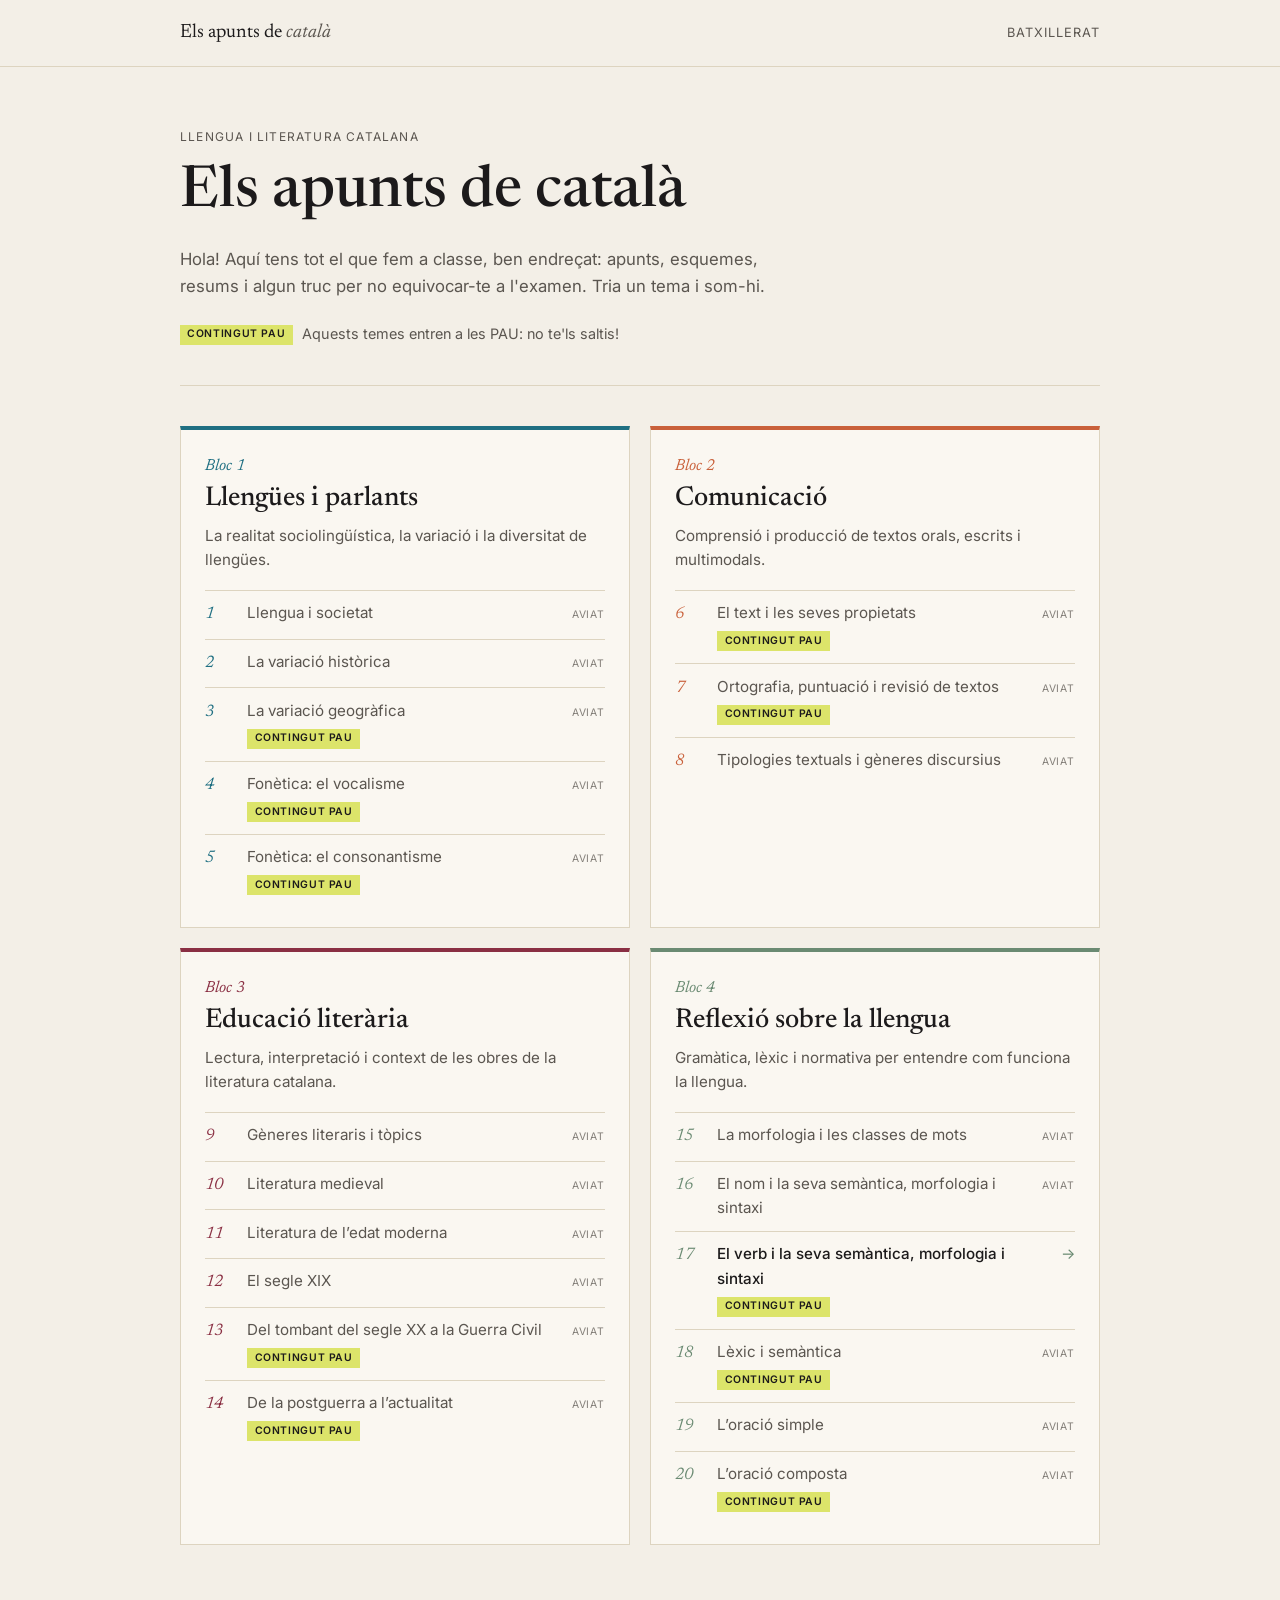
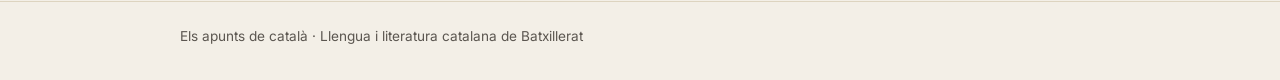
<file: index.html>
<!DOCTYPE html>
<html lang="ca">
<head>
  <meta charset="UTF-8">
  <meta name="viewport" content="width=device-width, initial-scale=1">
  <title>Els apunts de català</title>
  <meta name="description" content="Apunts, esquemes, resums i trucs de Llengua i literatura catalana per a l'alumnat de Batxillerat.">

  <!-- Fonts de Google: Newsreader (títols) i Inter (text) -->
  <link rel="preconnect" href="https://fonts.googleapis.com">
  <link rel="preconnect" href="https://fonts.gstatic.com" crossorigin>
  <link href="https://fonts.googleapis.com/css2?family=Inter:wght@400;500;600&family=Newsreader:ital,opsz,wght@0,6..72,400;0,6..72,500;1,6..72,400&display=swap" rel="stylesheet">

  <link rel="stylesheet" href="estil.css">
</head>
<body>

  <header class="capcalera">
    <div class="contenidor">
      <a class="marca" href="index.html">Els apunts de <em>català</em></a>
      <span class="curs">Batxillerat</span>
    </div>
  </header>

  <main class="contenidor">

    <section class="portada">
      <span class="etiqueta">Llengua i literatura catalana</span>
      <h1>Els apunts de català</h1>
      <p>Hola! Aquí tens tot el que fem a classe, ben endreçat: apunts, esquemes, resums i algun truc per no equivocar-te a l'examen. Tria un tema i som-hi.</p>
      <p class="llegenda"><span class="pau">Contingut PAU</span> Aquests temes entren a les PAU: no te'ls saltis!</p>
    </section>

    <!--
      ELS 4 BLOCS I ELS 20 TEMES

      Un tema SENSE pàgina encara (surt en gris amb «Aviat»):
        <li><div class="tema"><span class="tema-num">3</span><span class="tema-nom">Nom del tema</span></div></li>

      Un tema AMB pàgina (és un enllaç i surt amb una fletxa):
        <li><a class="tema" href="temes/tema-3.html"><span class="tema-num">3</span><span class="tema-nom">Nom del tema</span></a></li>

      Per passar un tema de «sense pàgina» a «amb pàgina», canvia
        <div class="tema">  per  <a class="tema" href="temes/tema-NÚMERO.html">
        </div>              per  </a>

      Etiqueta PAU: afegeix  <span class="pau">Contingut PAU</span>  just després del nom, dins de tema-nom.
    -->
    <ul class="blocs">

      <!-- BLOC 1 -->
      <li class="bloc bloc-llengues">
        <span class="bloc-numero">Bloc 1</span>
        <h2>Llengües i parlants</h2>
        <p>La realitat sociolingüística, la variació i la diversitat de llengües.</p>
        <ul class="temes">
          <li><div class="tema"><span class="tema-num">1</span><span class="tema-nom">Llengua i societat</span></div></li>
          <li><div class="tema"><span class="tema-num">2</span><span class="tema-nom">La variació històrica</span></div></li>
          <li><div class="tema"><span class="tema-num">3</span><span class="tema-nom">La variació geogràfica <span class="pau">Contingut PAU</span></span></div></li>
          <li><div class="tema"><span class="tema-num">4</span><span class="tema-nom">Fonètica: el vocalisme <span class="pau">Contingut PAU</span></span></div></li>
          <li><div class="tema"><span class="tema-num">5</span><span class="tema-nom">Fonètica: el consonantisme <span class="pau">Contingut PAU</span></span></div></li>
        </ul>
      </li>

      <!-- BLOC 2 -->
      <li class="bloc bloc-comunicacio">
        <span class="bloc-numero">Bloc 2</span>
        <h2>Comunicació</h2>
        <p>Comprensió i producció de textos orals, escrits i multimodals.</p>
        <ul class="temes">
          <li><div class="tema"><span class="tema-num">6</span><span class="tema-nom">El text i les seves propietats <span class="pau">Contingut PAU</span></span></div></li>
          <li><div class="tema"><span class="tema-num">7</span><span class="tema-nom">Ortografia, puntuació i revisió de textos <span class="pau">Contingut PAU</span></span></div></li>
          <li><div class="tema"><span class="tema-num">8</span><span class="tema-nom">Tipologies textuals i gèneres discursius</span></div></li>
        </ul>
      </li>

      <!-- BLOC 3 -->
      <li class="bloc bloc-literaria">
        <span class="bloc-numero">Bloc 3</span>
        <h2>Educació literària</h2>
        <p>Lectura, interpretació i context de les obres de la literatura catalana.</p>
        <ul class="temes">
          <li><div class="tema"><span class="tema-num">9</span><span class="tema-nom">Gèneres literaris i tòpics</span></div></li>
          <li><div class="tema"><span class="tema-num">10</span><span class="tema-nom">Literatura medieval</span></div></li>
          <li><div class="tema"><span class="tema-num">11</span><span class="tema-nom">Literatura de l’edat moderna</span></div></li>
          <li><div class="tema"><span class="tema-num">12</span><span class="tema-nom">El segle XIX</span></div></li>
          <li><div class="tema"><span class="tema-num">13</span><span class="tema-nom">Del tombant del segle XX a la Guerra Civil <span class="pau">Contingut PAU</span></span></div></li>
          <li><div class="tema"><span class="tema-num">14</span><span class="tema-nom">De la postguerra a l’actualitat <span class="pau">Contingut PAU</span></span></div></li>
        </ul>
      </li>

      <!-- BLOC 4 -->
      <li class="bloc bloc-reflexio">
        <span class="bloc-numero">Bloc 4</span>
        <h2>Reflexió sobre la llengua</h2>
        <p>Gramàtica, lèxic i normativa per entendre com funciona la llengua.</p>
        <ul class="temes">
          <li><div class="tema"><span class="tema-num">15</span><span class="tema-nom">La morfologia i les classes de mots</span></div></li>
          <li><div class="tema"><span class="tema-num">16</span><span class="tema-nom">El nom i la seva semàntica, morfologia i sintaxi</span></div></li>
          <li><a class="tema" href="temes/tema-17.html"><span class="tema-num">17</span><span class="tema-nom">El verb i la seva semàntica, morfologia i sintaxi <span class="pau">Contingut PAU</span></span></a></li>
          <li><div class="tema"><span class="tema-num">18</span><span class="tema-nom">Lèxic i semàntica <span class="pau">Contingut PAU</span></span></div></li>
          <li><div class="tema"><span class="tema-num">19</span><span class="tema-nom">L’oració simple</span></div></li>
          <li><div class="tema"><span class="tema-num">20</span><span class="tema-nom">L’oració composta <span class="pau">Contingut PAU</span></span></div></li>
        </ul>
      </li>

    </ul>
  </main>

  <footer class="peu">
    <div class="contenidor">
      Els apunts de català · Llengua i literatura catalana de Batxillerat
    </div>
  </footer>

</body>
</html>
</file>
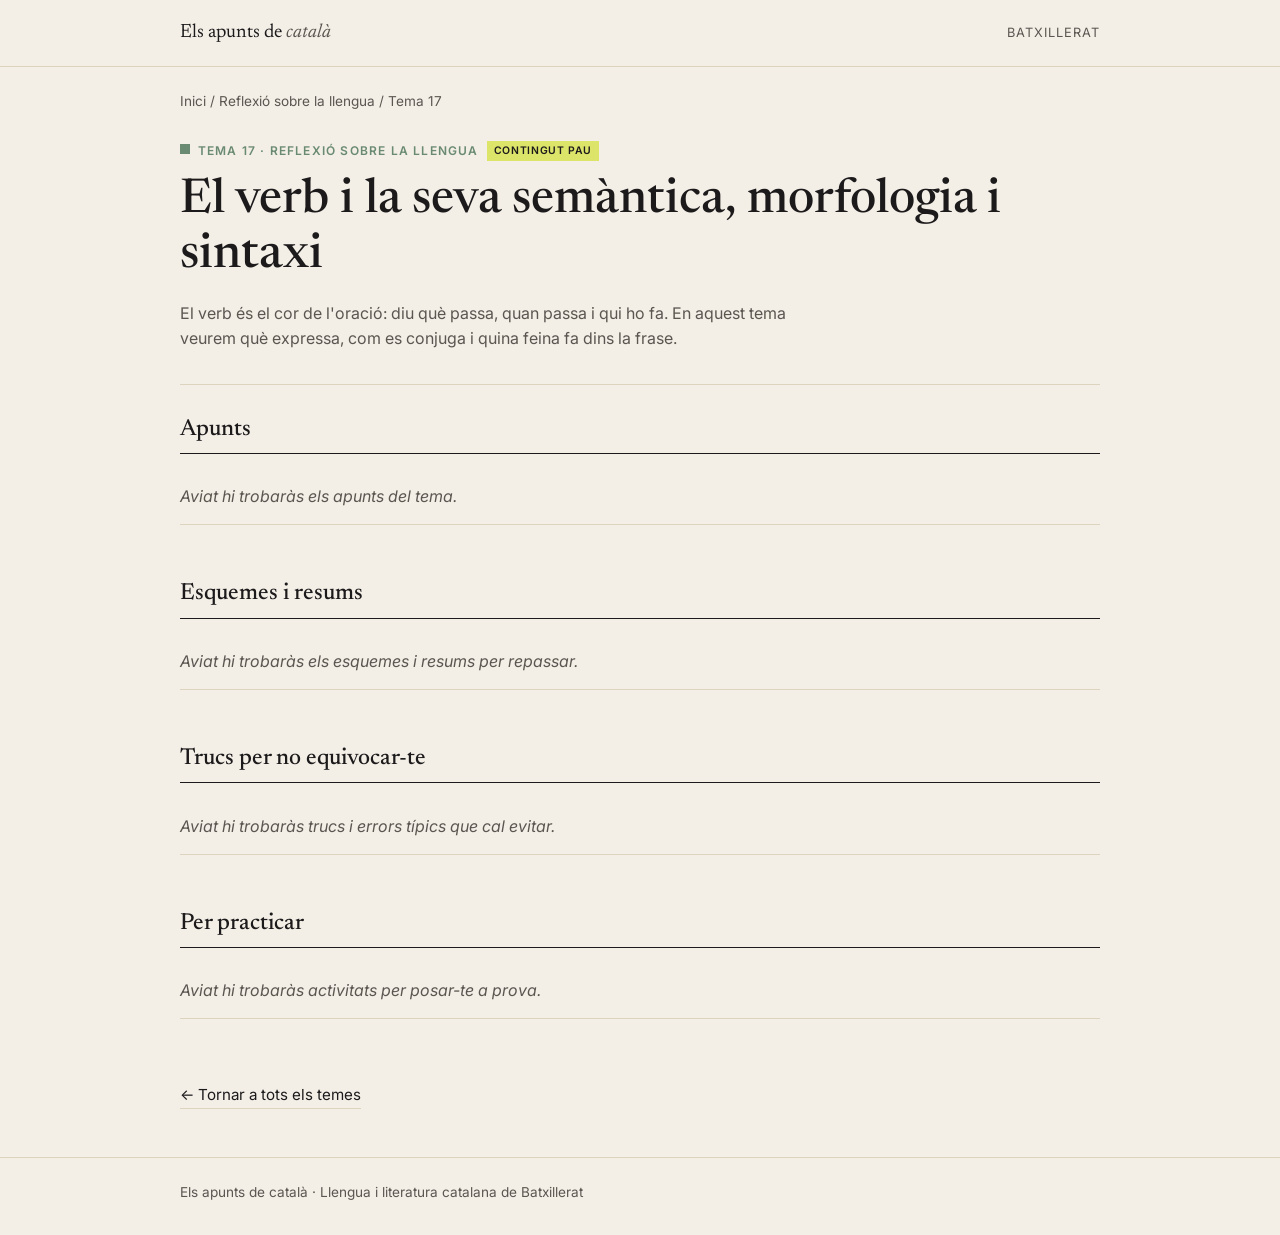
<file: temes/tema-17.html>
<!DOCTYPE html>
<html lang="ca">
<head>
  <meta charset="UTF-8">
  <meta name="viewport" content="width=device-width, initial-scale=1">
  <title>Tema 17 · El verb · Els apunts de català</title>

  <link rel="preconnect" href="https://fonts.googleapis.com">
  <link rel="preconnect" href="https://fonts.gstatic.com" crossorigin>
  <link href="https://fonts.googleapis.com/css2?family=Inter:wght@400;500;600&family=Newsreader:ital,opsz,wght@0,6..72,400;0,6..72,500;1,6..72,400&display=swap" rel="stylesheet">

  <!-- Aquesta pàgina és dins la carpeta "temes", per això el camí comença amb ../ -->
  <link rel="stylesheet" href="../estil.css">
</head>

<!--
  El color de la pàgina depèn de la classe del <body>:
    bloc-llengues · bloc-comunicacio · bloc-literaria · bloc-reflexio
-->
<body class="bloc-reflexio">

  <header class="capcalera">
    <div class="contenidor">
      <a class="marca" href="../index.html">Els apunts de <em>català</em></a>
      <span class="curs">Batxillerat</span>
    </div>
  </header>

  <main class="contenidor">

    <nav class="molla" aria-label="Ets aquí">
      <a href="../index.html">Inici</a> / Reflexió sobre la llengua / Tema 17
    </nav>

    <section class="tema-capcalera">
      <!-- Si el tema no és de PAU, esborra el <span class="pau">…</span> -->
      <span class="etiqueta">Tema 17 · Reflexió sobre la llengua</span><span class="pau">Contingut PAU</span>
      <h1>El verb i la seva semàntica, morfologia i sintaxi</h1>
      <p>El verb és el cor de l'oració: diu què passa, quan passa i qui ho fa. En aquest tema veurem què expressa, com es conjuga i quina feina fa dins la frase.</p>
    </section>

    <!--
      COM AFEGIR UN MATERIAL
      1. Esborra la línia <p class="buit">…</p> de l'apartat.
      2. Dins de <ul class="materials">, enganxa aquest bloc i canvia'n les dades:

        <li>
          <a href="ADREÇA" target="_blank">
            <span class="tipus">PDF</span>
            <span class="material-titol">
              Títol del material
              <span class="material-nota">Nota opcional (pots esborrar aquesta línia)</span>
            </span>
            <span class="material-fletxa">↗</span>
          </a>
        </li>

      ADREÇA:
        - PDF: desa'l a la carpeta "materials" i posa  ../materials/nom-del-fitxer.pdf
        - Enllaç o document de Google: enganxa l'adreça completa (https://...)
      Tipus: PDF, Google, Enllaç, Vídeo...
    -->

    <section class="seccio">
      <h2>Apunts</h2>
      <ul class="materials">
      </ul>
      <p class="buit">Aviat hi trobaràs els apunts del tema.</p>
    </section>

    <section class="seccio">
      <h2>Esquemes i resums</h2>
      <ul class="materials">
      </ul>
      <p class="buit">Aviat hi trobaràs els esquemes i resums per repassar.</p>
    </section>

    <section class="seccio">
      <h2>Trucs per no equivocar-te</h2>
      <ul class="materials">
      </ul>
      <p class="buit">Aviat hi trobaràs trucs i errors típics que cal evitar.</p>
    </section>

    <section class="seccio">
      <h2>Per practicar</h2>
      <ul class="materials">
      </ul>
      <p class="buit">Aviat hi trobaràs activitats per posar-te a prova.</p>
    </section>

    <a class="tornar" href="../index.html">← Tornar a tots els temes</a>

  </main>

  <footer class="peu">
    <div class="contenidor">
      Els apunts de català · Llengua i literatura catalana de Batxillerat
    </div>
  </footer>

</body>
</html>
</file>
<file: estil.css>
/* =========================================================
   FULL D'ESTILS COMÚ
   Aquí es defineixen els colors, les fonts i el disseny.
   Si vols canviar un color, canvia'l només aquí a dalt.
   ========================================================= */

:root {
  --fons: #F3EFE7;          /* beige paper */
  --fons-targeta: #FAF7F1;  /* una mica més clar, per a les targetes */
  --text: #1C1A1B;
  --text-suau: #5B5650;
  --filet: #DDD4C0;

  /* Colors dels blocs */
  --llengues: #1F6F82;      /* blau petroli */
  --comunicacio: #C9603A;   /* taronja teula */
  --literaria: #8A2F43;     /* borgonya */
  --reflexio: #6A8A72;      /* sàlvia */

  --pau: #DCE46A;           /* llima, etiqueta «Contingut PAU» */

  --font-titols: "Newsreader", Georgia, "Times New Roman", serif;
  --font-text: "Inter", system-ui, -apple-system, "Segoe UI", sans-serif;

  --amplada: 60rem;
}

/* Cada bloc fa servir el seu color a través de la variable --color */
.bloc-llengues    { --color: var(--llengues); }
.bloc-comunicacio { --color: var(--comunicacio); }
.bloc-literaria   { --color: var(--literaria); }
.bloc-reflexio    { --color: var(--reflexio); }

/* ---------- Base ---------- */

* { box-sizing: border-box; }

html { -webkit-text-size-adjust: 100%; }

body {
  margin: 0;
  background: var(--fons);
  color: var(--text);
  font-family: var(--font-text);
  font-size: 1rem;
  line-height: 1.6;
}

h1, h2, h3 {
  font-family: var(--font-titols);
  font-weight: 500;
  line-height: 1.15;
  margin: 0;
}

a { color: inherit; }

.contenidor {
  max-width: var(--amplada);
  margin: 0 auto;
  padding: 0 1.25rem;
}

/* ---------- Capçalera ---------- */

.capcalera {
  border-bottom: 1px solid var(--filet);
}

.capcalera .contenidor {
  display: flex;
  align-items: baseline;
  justify-content: space-between;
  gap: 1rem;
  padding-top: 1.1rem;
  padding-bottom: 1.1rem;
}

.marca {
  font-family: var(--font-titols);
  font-size: 1.2rem;
  text-decoration: none;
}

.marca em {
  font-style: italic;
  color: var(--text-suau);
}

.curs {
  font-size: 0.8rem;
  letter-spacing: 0.08em;
  text-transform: uppercase;
  color: var(--text-suau);
  white-space: nowrap;
}

/* ---------- Portada (pàgina d'inici) ---------- */

.portada {
  padding: 3.5rem 0 2.5rem;
  border-bottom: 1px solid var(--filet);
}

.etiqueta {
  display: inline-block;
  font-size: 0.75rem;
  letter-spacing: 0.1em;
  text-transform: uppercase;
  color: var(--text-suau);
  margin-bottom: 0.9rem;
}

.portada h1 {
  font-size: clamp(2.2rem, 7vw, 3.6rem);
  max-width: 16ch;
}

.portada p {
  max-width: 38rem;
  margin: 1.2rem 0 0;
  color: var(--text-suau);
  font-size: 1.05rem;
}

/* ---------- Graella dels 4 blocs ---------- */

.blocs {
  display: grid;
  grid-template-columns: repeat(2, 1fr);
  gap: 1.25rem;
  padding: 2.5rem 0 3.5rem;
  margin: 0;
  list-style: none;
}

.bloc {
  background: var(--fons-targeta);
  border: 1px solid var(--filet);
  border-top: 4px solid var(--color);
  padding: 1.5rem 1.5rem 1.25rem;
  display: flex;
  flex-direction: column;
}

.bloc-numero {
  font-family: var(--font-titols);
  font-style: italic;
  color: var(--color);
  font-size: 1rem;
}

.bloc h2 {
  font-size: 1.7rem;
  margin: 0.2rem 0 0.6rem;
}

.bloc > p {
  margin: 0 0 1.1rem;
  color: var(--text-suau);
  font-size: 0.95rem;
}

/* Llista de temes dins de cada bloc */
.temes {
  list-style: none;
  margin: 0;
  padding: 0;
  border-top: 1px solid var(--filet);
}

.temes li {
  border-bottom: 1px solid var(--filet);
}

.temes li:last-child { border-bottom: 0; }

/* Cada tema: número · nom (i etiqueta PAU) · fletxa o «Aviat» */
.tema {
  display: grid;
  grid-template-columns: 1.9rem 1fr auto;
  align-items: baseline;
  gap: 0.75rem;
  padding: 0.65rem 0;
  font-size: 0.95rem;
  text-decoration: none;
}

.tema-num {
  font-family: var(--font-titols);
  font-style: italic;
  color: var(--color);
  font-size: 1.05rem;
}

/* Tema amb pàgina (és un enllaç) */
a.tema .tema-nom { font-weight: 500; }

a.tema:hover .tema-nom,
a.tema:focus-visible .tema-nom {
  color: var(--color);
  text-decoration: underline;
  text-underline-offset: 0.2em;
}

a.tema::after {
  content: "→";
  color: var(--color);
}

/* Tema sense pàgina encara */
div.tema { color: var(--text-suau); }

div.tema::after {
  content: "Aviat";
  font-size: 0.65rem;
  letter-spacing: 0.08em;
  text-transform: uppercase;
  opacity: 0.75;
}

/* Etiqueta «Contingut PAU» */
.pau {
  display: inline-block;
  background: var(--pau);
  color: var(--text);
  font-family: var(--font-text);
  font-style: normal;
  font-size: 0.65rem;
  font-weight: 600;
  letter-spacing: 0.06em;
  text-transform: uppercase;
  line-height: 1;
  padding: 0.3rem 0.45rem;
  margin-left: 0.35rem;
  white-space: nowrap;
  vertical-align: 0.1rem;
  text-decoration: none;
}

/* Dins la llista de temes, l'etiqueta va sempre a sota del nom */
.tema-nom .pau {
  display: table;
  margin: 0.35rem 0 0.1rem;
}

.llegenda {
  font-size: 0.9rem !important;
  margin-top: 1.4rem !important;
}

.llegenda .pau { margin: 0 0.35rem 0 0; }

/* ---------- Pàgina de tema ---------- */

.molla {
  font-size: 0.85rem;
  color: var(--text-suau);
  padding-top: 1.5rem;
}

.molla a { text-decoration: none; }
.molla a:hover { color: var(--color, var(--text)); text-decoration: underline; }

.tema-capcalera {
  padding: 1.5rem 0 2rem;
  border-bottom: 1px solid var(--filet);
}

.tema-capcalera .etiqueta {
  color: var(--color);
  font-weight: 600;
}

.tema-capcalera .etiqueta::before {
  content: "";
  display: inline-block;
  width: 0.6rem;
  height: 0.6rem;
  background: var(--color);
  margin-right: 0.5rem;
  vertical-align: 0.05rem;
}

.tema-capcalera h1 {
  font-size: clamp(2rem, 6vw, 3rem);
}

.tema-capcalera p {
  max-width: 38rem;
  margin: 1rem 0 0;
  color: var(--text-suau);
}

/* Seccions de materials */
.seccio {
  padding: 2rem 0 0.5rem;
}

.seccio h2 {
  font-size: 1.45rem;
  padding-bottom: 0.6rem;
  border-bottom: 1px solid var(--text);
}

.materials {
  list-style: none;
  margin: 0;
  padding: 0;
}

.materials li {
  border-bottom: 1px solid var(--filet);
}

.materials a {
  display: grid;
  grid-template-columns: 5.5rem 1fr auto;
  align-items: baseline;
  gap: 1rem;
  padding: 0.9rem 0;
  text-decoration: none;
}

.materials a:hover .material-titol,
.materials a:focus-visible .material-titol {
  color: var(--color);
  text-decoration: underline;
  text-underline-offset: 0.2em;
}

/* Etiqueta del tipus de material: PDF, Enllaç, Google… */
.tipus {
  font-size: 0.7rem;
  font-weight: 600;
  letter-spacing: 0.08em;
  text-transform: uppercase;
  color: var(--color);
  border: 1px solid currentColor;
  padding: 0.15rem 0.4rem;
  text-align: center;
  align-self: center;
}

.material-titol {
  font-weight: 500;
}

.material-nota {
  display: block;
  font-size: 0.85rem;
  color: var(--text-suau);
  font-weight: 400;
}

.material-fletxa {
  color: var(--text-suau);
}

/* Text per a un apartat que encara no té materials */
.buit {
  padding: 0.9rem 0;
  color: var(--text-suau);
  font-style: italic;
  border-bottom: 1px solid var(--filet);
}

.tema-capcalera .pau {
  margin: 0 0 0 0.5rem;
  vertical-align: 0.05rem;
}

.tornar {
  display: inline-block;
  margin: 2.5rem 0 3rem;
  font-size: 0.95rem;
  text-decoration: none;
  border-bottom: 1px solid var(--filet);
}

.tornar:hover { border-color: var(--text); }

/* ---------- Peu de pàgina ---------- */

.peu {
  border-top: 1px solid var(--filet);
  font-size: 0.85rem;
  color: var(--text-suau);
}

.peu .contenidor {
  padding-top: 1.5rem;
  padding-bottom: 2rem;
}

/* ---------- Mòbil ---------- */

@media (max-width: 680px) {
  .contenidor { padding: 0 1rem; }

  .capcalera .contenidor { flex-wrap: wrap; }

  .portada { padding: 2.25rem 0 1.75rem; }

  .blocs {
    grid-template-columns: 1fr;
    padding: 1.75rem 0 2.5rem;
  }

  .bloc { padding: 1.25rem 1.1rem 1rem; }

  .materials a {
    grid-template-columns: 1fr auto;
    gap: 0.35rem 0.75rem;
  }

  .tipus {
    grid-column: 1 / -1;
    justify-self: start;
  }
}
</file>
